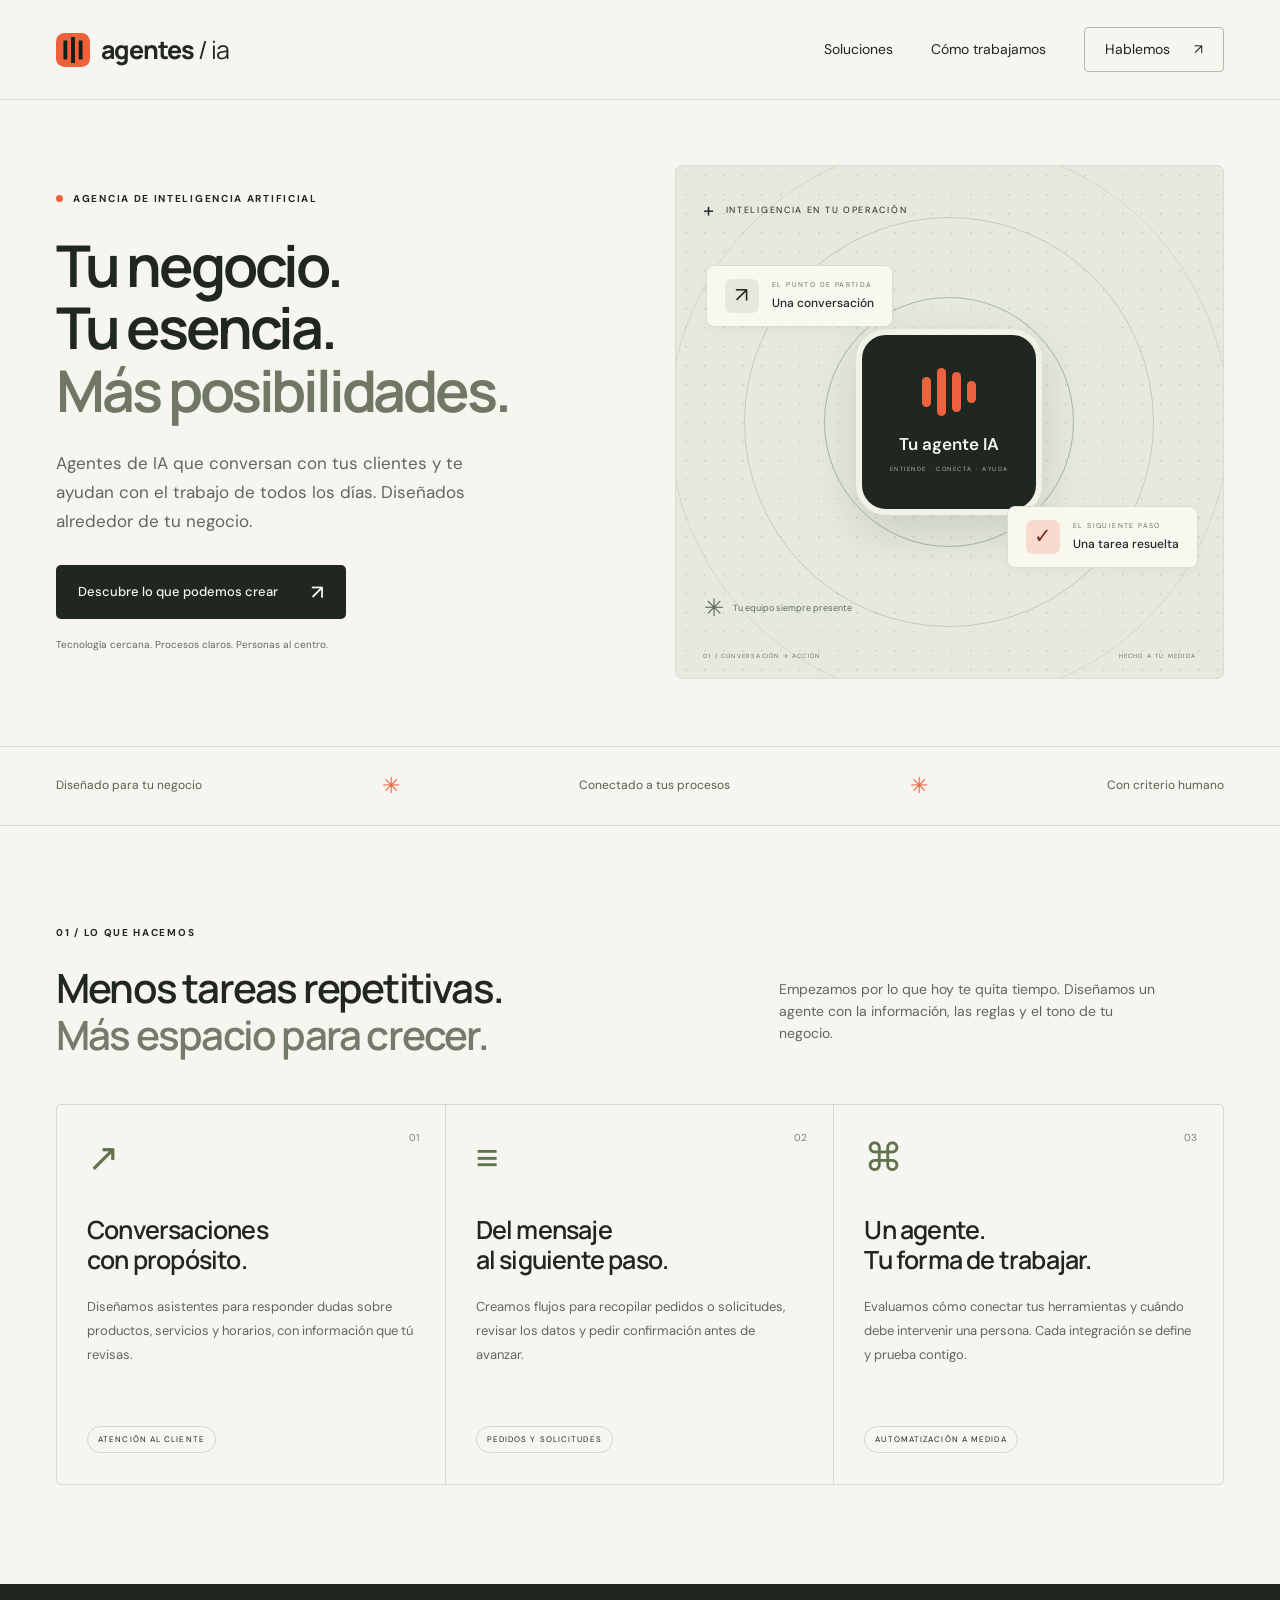
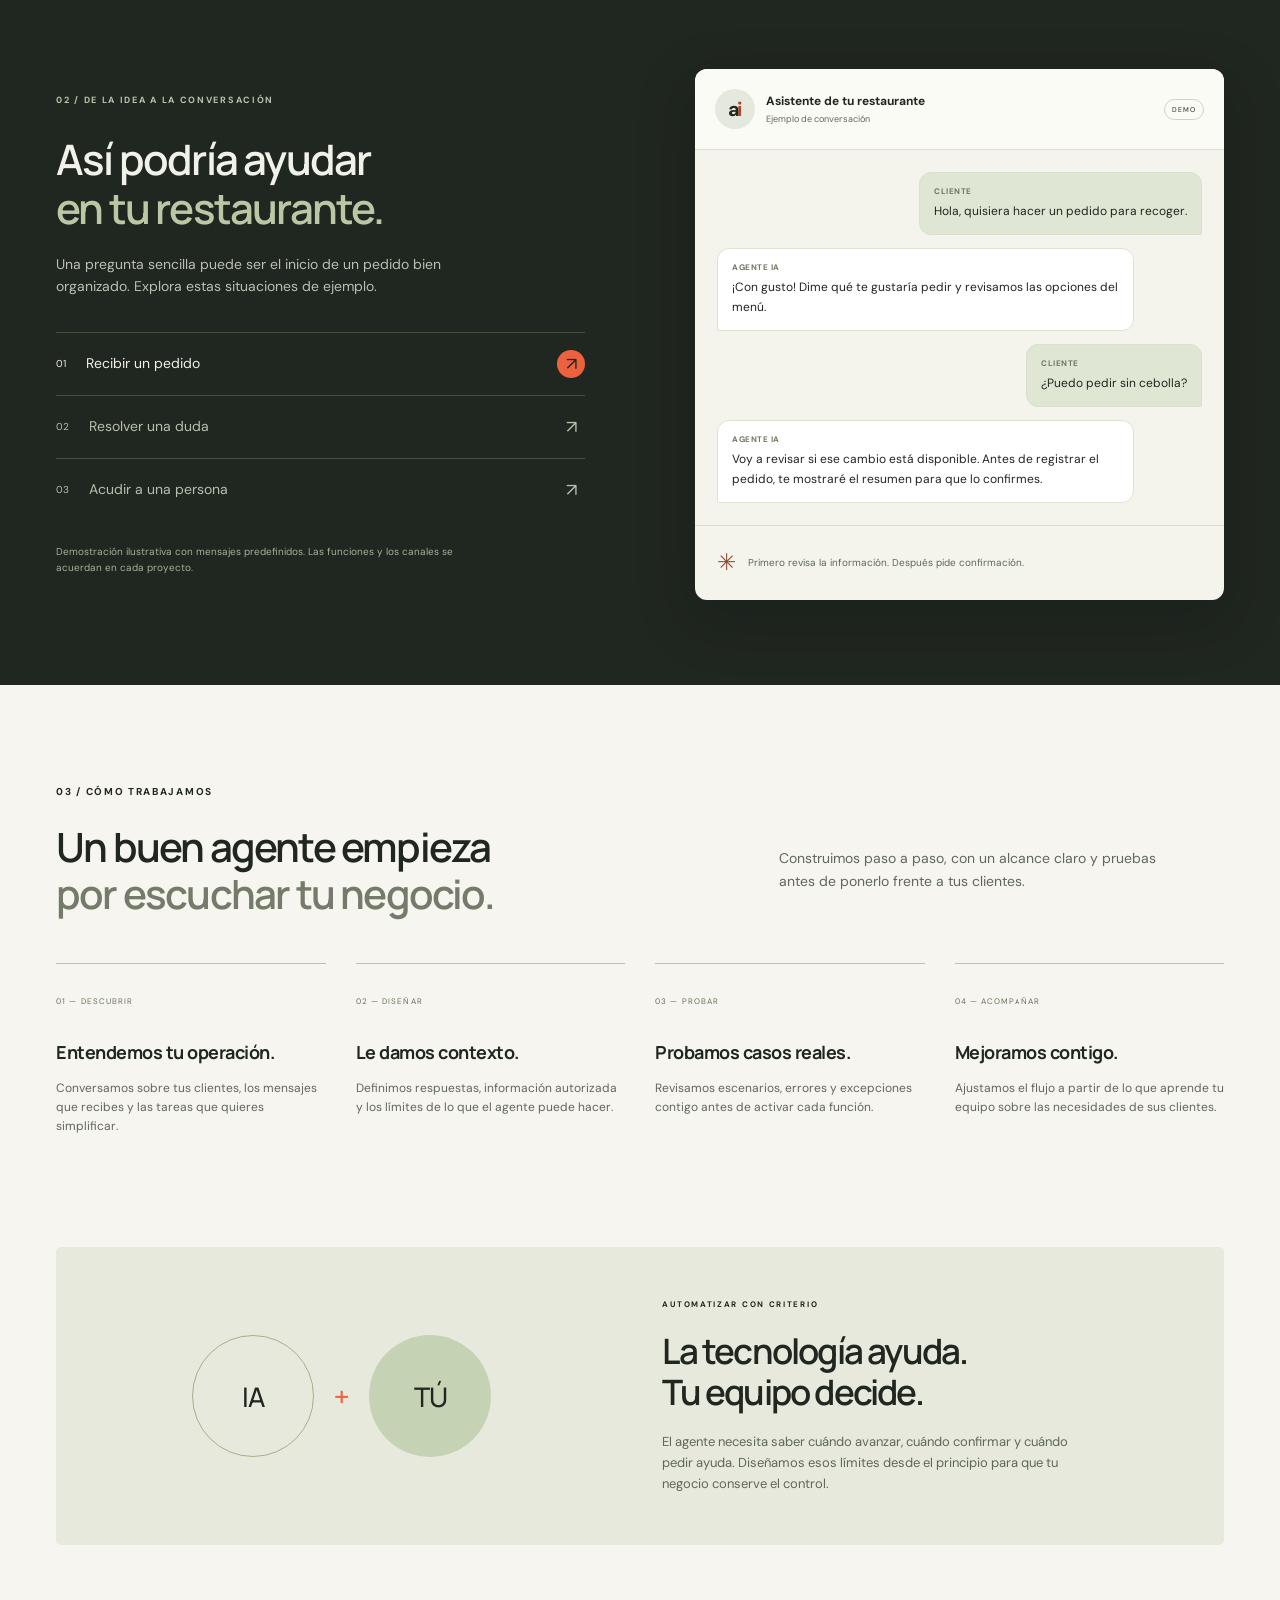
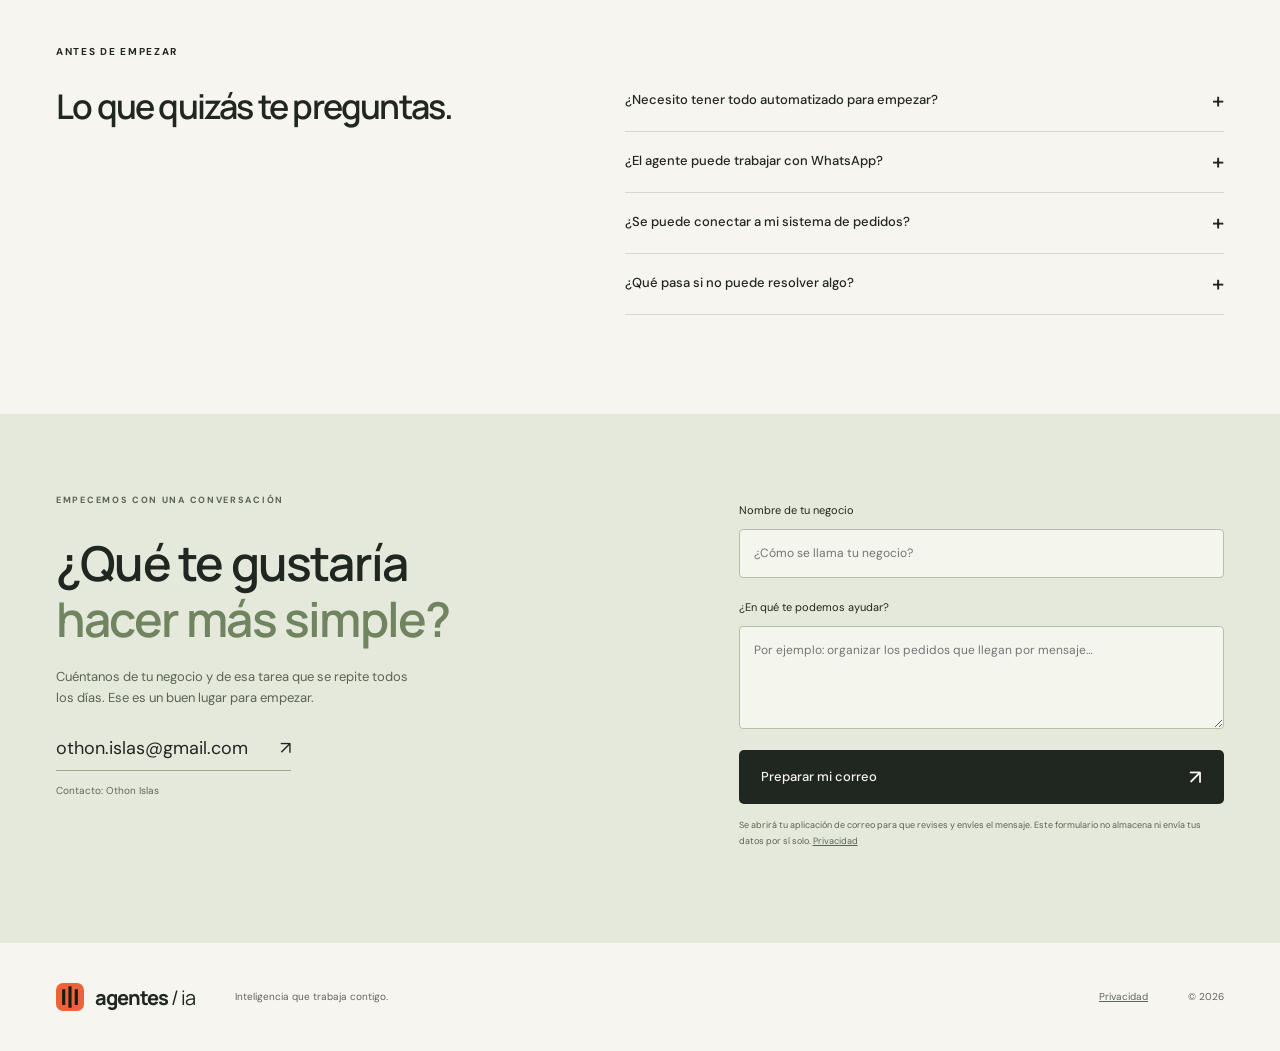
<file: index.html>
<!doctype html>
<html lang="es">
<head><meta charset="utf-8"><meta name="viewport" content="width=device-width,initial-scale=1"><meta name="theme-color" content="#eeeee6"><title>Agentes IA | Inteligencia que trabaja contigo</title><meta name="description" content="Diseñamos agentes de inteligencia artificial para restaurantes y negocios. Conversaciones, pedidos y procesos conectados a tu forma de trabajar."><link rel="icon" href="marca.svg" type="image/svg+xml"><link rel="stylesheet" href="style.css"><script src="app.js" defer></script></head>
<body>
<a class="skip" href="#contenido">Saltar al contenido</a>
<header><a class="brand" href="#" aria-label="Agentes IA, inicio"><img src="marca.svg" width="34" height="34" alt=""><span>agentes<span class="brand-light"> / ia</span></span></a><nav aria-label="Navegación principal"><a href="#soluciones">Soluciones</a><a href="#como-trabajamos">Cómo trabajamos</a><a class="nav-contact" href="#contacto">Hablemos <span aria-hidden="true">↗</span></a></nav></header>
<main id="contenido">
<section class="hero wrap">
<div class="hero-copy"><p class="eyebrow"><span class="status-dot"></span> AGENCIA DE INTELIGENCIA ARTIFICIAL</p><h1>Tu negocio.<br>Tu esencia.<br><span>Más posibilidades.</span></h1><p class="intro">Agentes de IA que conversan con tus clientes y te ayudan con el trabajo de todos los días. Diseñados alrededor de tu negocio.</p><a class="button dark" href="#soluciones">Descubre lo que podemos crear <span aria-hidden="true">↗</span></a><p class="hero-note">Tecnología cercana. Procesos claros. Personas al centro.</p></div>
<div class="hero-art" role="img" aria-label="Un agente conecta las conversaciones de clientes con la operación y el equipo de un negocio.">
<div class="art-grid"></div><div class="orbit orbit-one"></div><div class="orbit orbit-two"></div><div class="orbit orbit-three"></div>
<div class="diagram-label"><span class="tiny-plus">+</span> INTELIGENCIA EN TU OPERACIÓN</div>
<div class="satellite sat-in"><span class="node-icon">↗</span><div><small>EL PUNTO DE PARTIDA</small><strong>Una conversación</strong></div></div>
<div class="core"><div class="core-glyph"><i></i><i></i><i></i><i></i></div><span>Tu agente IA</span><small>ENTIENDE · CONECTA · AYUDA</small></div>
<div class="satellite sat-out"><span class="node-icon orange">✓</span><div><small>EL SIGUIENTE PASO</small><strong>Una tarea resuelta</strong></div></div>
<div class="human-node"><span class="human-icon">✳</span> Tu equipo siempre presente</div><div class="art-caption"><span>01 / CONVERSACIÓN → ACCIÓN</span><span>HECHO A TU MEDIDA</span></div>
</div>
</section>
<div class="principles"><div class="wrap"><span>Diseñado para tu negocio</span><span aria-hidden="true">✳</span><span>Conectado a tus procesos</span><span aria-hidden="true">✳</span><span>Con criterio humano</span></div></div>
<section class="section wrap" id="soluciones"><div class="section-heading"><p class="eyebrow">01 / LO QUE HACEMOS</p><h2>Menos tareas repetitivas.<br><span>Más espacio para crecer.</span></h2><p>Empezamos por lo que hoy te quita tiempo. Diseñamos un agente con la información, las reglas y el tono de tu negocio.</p></div>
<div class="services"><article><span class="service-number">01</span><div class="service-symbol" aria-hidden="true">↗</div><h3>Conversaciones<br>con propósito.</h3><p>Diseñamos asistentes para responder dudas sobre productos, servicios y horarios, con información que tú revisas.</p><span class="tag">ATENCIÓN AL CLIENTE</span></article><article><span class="service-number">02</span><div class="service-symbol" aria-hidden="true">≡</div><h3>Del mensaje<br>al siguiente paso.</h3><p>Creamos flujos para recopilar pedidos o solicitudes, revisar los datos y pedir confirmación antes de avanzar.</p><span class="tag">PEDIDOS Y SOLICITUDES</span></article><article><span class="service-number">03</span><div class="service-symbol" aria-hidden="true">⌘</div><h3>Un agente.<br>Tu forma de trabajar.</h3><p>Evaluamos cómo conectar tus herramientas y cuándo debe intervenir una persona. Cada integración se define y prueba contigo.</p><span class="tag">AUTOMATIZACIÓN A MEDIDA</span></article></div></section>
<section class="demo-section" id="ejemplo"><div class="wrap demo-layout"><div class="demo-copy"><p class="eyebrow">02 / DE LA IDEA A LA CONVERSACIÓN</p><h2>Así podría ayudar<br><em>en tu restaurante.</em></h2><p>Una pregunta sencilla puede ser el inicio de un pedido bien organizado. Explora estas situaciones de ejemplo.</p><div class="scenario-tabs" role="tablist" aria-label="Situaciones de ejemplo"><button id="tab-pedido" role="tab" aria-selected="true" aria-controls="conversation" data-case="pedido">01 <span>Recibir un pedido</span><span aria-hidden="true">↗</span></button><button id="tab-duda" role="tab" aria-selected="false" aria-controls="conversation" tabindex="-1" data-case="duda">02 <span>Resolver una duda</span><span aria-hidden="true">↗</span></button><button id="tab-persona" role="tab" aria-selected="false" aria-controls="conversation" tabindex="-1" data-case="persona">03 <span>Acudir a una persona</span><span aria-hidden="true">↗</span></button></div><p class="demo-disclaimer">Demostración ilustrativa con mensajes predefinidos. Las funciones y los canales se acuerdan en cada proyecto.</p></div>
<div class="conversation" id="conversation" role="tabpanel" aria-labelledby="tab-pedido" tabindex="0"><div class="chat-header"><div class="chat-avatar">a<span>i</span></div><div><strong>Asistente de tu restaurante</strong><small>Ejemplo de conversación</small></div><span class="example-pill">DEMO</span></div><div class="chat-body" aria-live="polite" aria-atomic="true" id="chat-body"></div><div class="chat-bottom"><span class="mini-spark" aria-hidden="true">✳</span><p id="chat-takeaway"></p></div></div></div></section>
<section class="section wrap process" id="como-trabajamos"><div class="section-heading"><p class="eyebrow">03 / CÓMO TRABAJAMOS</p><h2>Un buen agente empieza<br><span>por escuchar tu negocio.</span></h2><p>Construimos paso a paso, con un alcance claro y pruebas antes de ponerlo frente a tus clientes.</p></div><div class="steps"><article><span>01 — DESCUBRIR</span><h3>Entendemos tu operación.</h3><p>Conversamos sobre tus clientes, los mensajes que recibes y las tareas que quieres simplificar.</p></article><article><span>02 — DISEÑAR</span><h3>Le damos contexto.</h3><p>Definimos respuestas, información autorizada y los límites de lo que el agente puede hacer.</p></article><article><span>03 — PROBAR</span><h3>Probamos casos reales.</h3><p>Revisamos escenarios, errores y excepciones contigo antes de activar cada función.</p></article><article><span>04 — ACOMPAÑAR</span><h3>Mejoramos contigo.</h3><p>Ajustamos el flujo a partir de lo que aprende tu equipo sobre las necesidades de sus clientes.</p></article></div></section>
<section class="human-section wrap"><div class="human-art" aria-hidden="true"><span>IA</span><b>+</b><span>TÚ</span></div><div><p class="eyebrow">AUTOMATIZAR CON CRITERIO</p><h2>La tecnología ayuda.<br>Tu equipo decide.</h2><p>El agente necesita saber cuándo avanzar, cuándo confirmar y cuándo pedir ayuda. Diseñamos esos límites desde el principio para que tu negocio conserve el control.</p></div></section>
<section class="section wrap faq"><p class="eyebrow">ANTES DE EMPEZAR</p><h2>Lo que quizás te preguntas.</h2><div class="faq-items"><details><summary>¿Necesito tener todo automatizado para empezar?<span aria-hidden="true">+</span></summary><p>No. Podemos empezar con un proceso concreto, como responder preguntas frecuentes o recopilar los datos de un pedido. Primero definimos un alcance que tenga sentido para tu operación.</p></details><details><summary>¿El agente puede trabajar con WhatsApp?<span aria-hidden="true">+</span></summary><p>Podemos preparar un proyecto para WhatsApp. La activación depende del alta de la cuenta, los permisos y la disponibilidad de la integración elegida. Acordamos y probamos esos pasos antes de ofrecer el canal a tus clientes.</p></details><details><summary>¿Se puede conectar a mi sistema de pedidos?<span aria-hidden="true">+</span></summary><p>Depende de las opciones de integración de tu sistema. Revisamos su compatibilidad antes de prometer una conexión y comprobamos cómo se registran los pedidos.</p></details><details><summary>¿Qué pasa si no puede resolver algo?<span aria-hidden="true">+</span></summary><p>Definimos contigo qué situaciones requieren ayuda de una persona y cómo orientar al cliente. La forma de contacto o derivación se acuerda y verifica para cada proyecto.</p></details></div></section>
<section id="contacto" class="contact-section"><div class="wrap contact-layout"><div><p class="eyebrow">EMPECEMOS CON UNA CONVERSACIÓN</p><h2>¿Qué te gustaría<br><em>hacer más simple?</em></h2><p>Cuéntanos de tu negocio y de esa tarea que se repite todos los días. Ese es un buen lugar para empezar.</p><a class="email-link" href="mailto:othon.islas@gmail.com">othon.islas@gmail.com <span aria-hidden="true">↗</span></a><span class="contact-name">Contacto: Othon Islas</span></div><form id="contact-form"><label for="business">Nombre de tu negocio</label><input id="business" name="business" autocomplete="organization" maxlength="120" placeholder="¿Cómo se llama tu negocio?" required><label for="need">¿En qué te podemos ayudar?</label><textarea id="need" name="need" rows="3" maxlength="2000" placeholder="Por ejemplo: organizar los pedidos que llegan por mensaje…" required></textarea><button class="button dark" type="submit">Preparar mi correo <span aria-hidden="true">↗</span></button><p class="form-note">Se abrirá tu aplicación de correo para que revises y envíes el mensaje. Este formulario no almacena ni envía tus datos por sí solo. <a href="privacidad.html">Privacidad</a></p><p id="form-status" role="status"></p></form></div></section>
</main><footer class="wrap"><a class="brand" href="#"><img src="marca.svg" alt="" width="28" height="28"><span>agentes<span class="brand-light"> / ia</span></span></a><p>Inteligencia que trabaja contigo.</p><a href="privacidad.html">Privacidad</a><span>© 2026</span></footer>
</body></html>
</file>
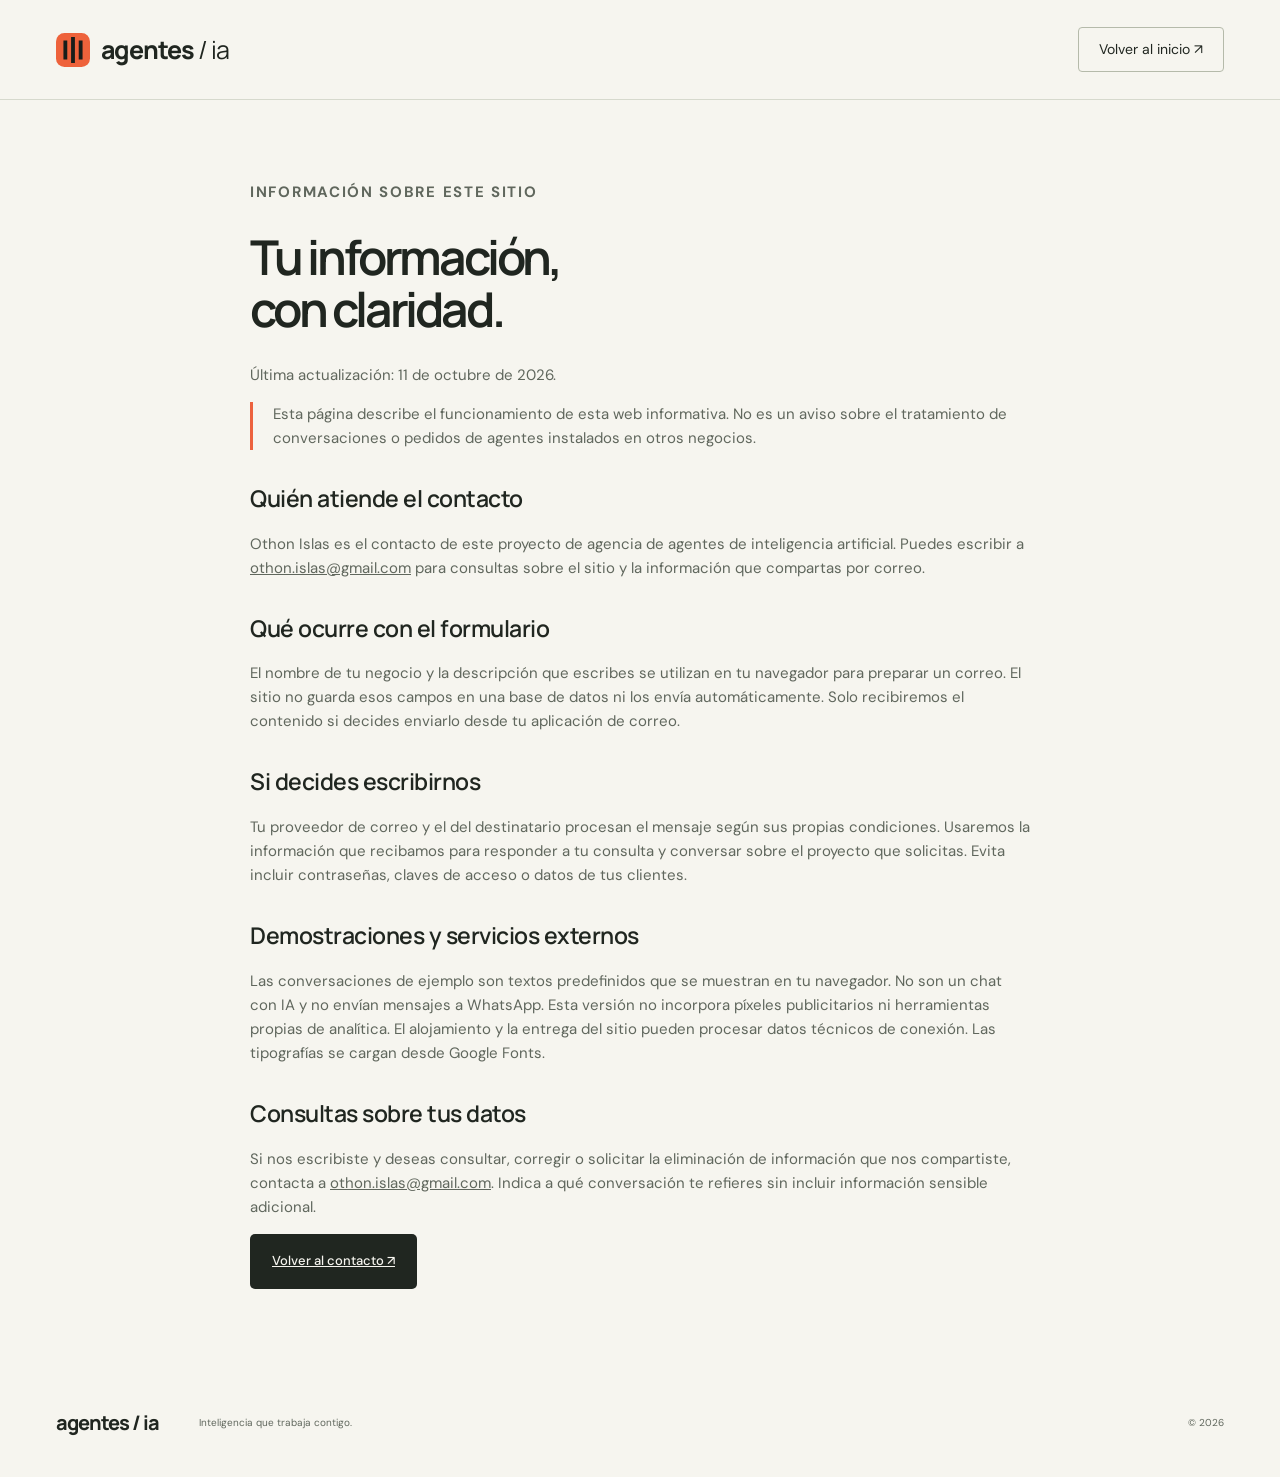
<file: privacidad.html>
<!doctype html><html lang="es"><head><meta charset="utf-8"><meta name="viewport" content="width=device-width,initial-scale=1"><meta name="theme-color" content="#f6f5ef"><title>Privacidad del sitio | Agentes IA</title><link rel="icon" href="marca.svg" type="image/svg+xml"><link rel="stylesheet" href="style.css"></head><body><header><a class="brand" href="index.html"><img src="marca.svg" width="34" height="34" alt=""><span>agentes<span class="brand-light"> / ia</span></span></a><nav><a class="nav-contact" href="index.html">Volver al inicio ↗</a></nav></header><main class="wrap legal"><p class="eyebrow">INFORMACIÓN SOBRE ESTE SITIO</p><h1>Tu información,<br>con claridad.</h1><p>Última actualización: 11 de octubre de 2026.</p><p class="notice">Esta página describe el funcionamiento de esta web informativa. No es un aviso sobre el tratamiento de conversaciones o pedidos de agentes instalados en otros negocios.</p><h2>Quién atiende el contacto</h2><p>Othon Islas es el contacto de este proyecto de agencia de agentes de inteligencia artificial. Puedes escribir a <a href="mailto:othon.islas@gmail.com">othon.islas@gmail.com</a> para consultas sobre el sitio y la información que compartas por correo.</p><h2>Qué ocurre con el formulario</h2><p>El nombre de tu negocio y la descripción que escribes se utilizan en tu navegador para preparar un correo. El sitio no guarda esos campos en una base de datos ni los envía automáticamente. Solo recibiremos el contenido si decides enviarlo desde tu aplicación de correo.</p><h2>Si decides escribirnos</h2><p>Tu proveedor de correo y el del destinatario procesan el mensaje según sus propias condiciones. Usaremos la información que recibamos para responder a tu consulta y conversar sobre el proyecto que solicitas. Evita incluir contraseñas, claves de acceso o datos de tus clientes.</p><h2>Demostraciones y servicios externos</h2><p>Las conversaciones de ejemplo son textos predefinidos que se muestran en tu navegador. No son un chat con IA y no envían mensajes a WhatsApp. Esta versión no incorpora píxeles publicitarios ni herramientas propias de analítica. El alojamiento y la entrega del sitio pueden procesar datos técnicos de conexión. Las tipografías se cargan desde Google Fonts.</p><h2>Consultas sobre tus datos</h2><p>Si nos escribiste y deseas consultar, corregir o solicitar la eliminación de información que nos compartiste, contacta a <a href="mailto:othon.islas@gmail.com">othon.islas@gmail.com</a>. Indica a qué conversación te refieres sin incluir información sensible adicional.</p><a class="button dark" href="index.html#contacto">Volver al contacto ↗</a></main><footer class="wrap"><a class="brand" href="index.html">agentes / ia</a><p>Inteligencia que trabaja contigo.</p><span>© 2026</span></footer></body></html>
</file>
<file: style.css>
@import url('https://fonts.googleapis.com/css2?family=DM+Sans:wght@400;500;600;700&family=Manrope:wght@400;500;600;650;700;750;800&display=swap');
:root{--paper:#f6f5ef;--ink:#202620;--muted:#60675d;--line:#d6d9cd;--orange:#ec623e;--sage:#e5e8dc;--radius:5px}*{box-sizing:border-box}html{scroll-behavior:smooth;scroll-padding-top:100px}body{margin:0;background:var(--paper);color:var(--ink);font-family:'DM Sans',Arial,sans-serif;font-size:16px;line-height:1.6}a{color:inherit;text-decoration:none}button,input,textarea{font:inherit}button,a,input,textarea,summary{-webkit-tap-highlight-color:transparent}a:focus-visible,button:focus-visible,summary:focus-visible,input:focus-visible,textarea:focus-visible,[tabindex]:focus-visible{outline:3px solid #c04526;outline-offset:5px}button{cursor:pointer}.wrap{max-width:1328px;width:calc(100% - 112px);margin:auto}.skip{position:fixed;top:-80px;left:20px;background:var(--ink);color:white;padding:10px;z-index:9}.skip:focus{top:10px}header{height:100px;max-width:1440px;width:100%;padding:0 56px;display:flex;align-items:center;justify-content:space-between;margin:auto;border-bottom:1px solid var(--line)}.brand{display:flex;align-items:center;gap:11px;font:750 25px 'Manrope',Arial,sans-serif;letter-spacing:-1px}.brand-light{font-weight:400}nav{display:flex;gap:38px;align-items:center;font-size:14px}nav a:hover,.email-link:hover{text-decoration:underline;text-underline-offset:5px}.nav-contact{border:1px solid #b5baaa;border-radius:4px;padding:10px 20px}.nav-contact span{margin-left:20px}.hero{display:grid;grid-template-columns:1.04fr 1fr;gap:48px;padding-top:65px;padding-bottom:67px;align-items:center}.eyebrow{font-size:10px;font-weight:700;letter-spacing:1.7px;margin:0 0 27px;display:flex;gap:10px;align-items:center}.status-dot{height:7px;width:7px;display:inline-block;background:var(--orange);border-radius:50%}h1,h2,h3,p{margin-top:0}h1,h2,h3{font-family:'Manrope',Arial,sans-serif}h1{font-size:clamp(40px,4.5vw,66px);line-height:1.09;letter-spacing:-3.2px;font-weight:650;margin-bottom:27px}h1>span{color:#707765}p.intro{max-width:450px;font-size:17px;line-height:1.7;color:var(--muted);margin-bottom:29px}.button{display:inline-flex;justify-content:space-between;align-items:center;gap:33px;padding:17px 22px;border:0;border-radius:var(--radius);font-size:13px;font-weight:500;transition:background .2s,transform .2s}.dark{background:var(--ink);color:var(--paper)}.dark:hover{background:#3c4838;transform:translateY(-2px)}.button span{font-size:20px;line-height:1}.hero-note{font-size:10px;color:var(--muted);margin-top:18px;margin-bottom:0}.hero-art{position:relative;min-height:514px;background:#e6e9df;overflow:hidden;border:1px solid #d8ddcf;border-radius:7px}.art-grid{position:absolute;inset:0;background-image:radial-gradient(#97a189 1px,transparent 1px);background-size:19px 19px;opacity:.3}.orbit{border:1px solid #acb89c;border-radius:50%;position:absolute;left:50%;top:50%;transform:translate(-50%,-50%)}.orbit-one{width:250px;height:250px}.orbit-two{width:410px;height:410px;opacity:.6}.orbit-three{width:560px;height:560px;opacity:.35}.diagram-label{position:absolute;top:28px;left:27px;font-size:9px;letter-spacing:1.7px;display:flex;align-items:center;gap:10px}.tiny-plus{font-size:20px}.core{width:186px;height:186px;position:absolute;top:50%;left:50%;transform:translate(-50%,-50%);background:var(--ink);border:6px solid #f0f1e7;border-radius:30px;box-shadow:0 16px 45px #27352426;display:flex;flex-direction:column;justify-content:center;align-items:center;color:var(--paper)}.core>span{font-size:17px;font-weight:600;margin-top:16px}.core small{font-size:6px;letter-spacing:1.5px;margin-top:7px;color:#afbba6}.core-glyph{height:45px;display:flex;align-items:center;gap:6px}.core-glyph i{height:30px;width:9px;background:var(--orange);border-radius:10px}.core-glyph i:nth-child(2){height:48px}.core-glyph i:nth-child(3){height:40px}.core-glyph i:nth-child(4){height:22px}.satellite{position:absolute;background:#f8f8f1;display:flex;gap:13px;align-items:center;padding:13px 18px;border:1px solid #d8decf;border-radius:8px;box-shadow:0 6px 14px #20262007;z-index:1}.satellite small{display:block;font-size:7px;letter-spacing:1.4px;color:#67705f;margin-bottom:3px}.satellite strong{font-size:12px;font-weight:500;display:block}.node-icon{background:#e5e8da;width:34px;height:34px;display:grid;place-items:center;border-radius:7px;font-size:21px}.node-icon.orange{background:#f9dace;color:#7b2e19}.sat-in{top:99px;left:30px}.sat-out{bottom:110px;right:25px}.human-node{position:absolute;bottom:51px;left:28px;display:flex;align-items:center;gap:9px;font-size:9px;color:#606b57}.human-icon{font-size:24px}.art-caption{position:absolute;bottom:16px;left:27px;right:27px;display:flex;justify-content:space-between;font-size:6px;letter-spacing:1.2px;color:#67705f}.principles{border-top:1px solid var(--line);border-bottom:1px solid var(--line)}.principles .wrap{display:flex;justify-content:space-between;align-items:center;min-height:78px;font-size:12px;color:#56604e}.principles span:nth-child(even){color:var(--orange);font-size:22px}.section{padding-top:99px;padding-bottom:99px}.section-heading{display:grid;grid-template-columns:1.4fr 1fr;column-gap:100px;margin-bottom:46px}.section-heading .eyebrow{grid-column:1/-1;margin-bottom:23px}h2{font-size:clamp(30px,3.15vw,45px);font-weight:600;letter-spacing:-1.8px;line-height:1.17;margin-bottom:20px}h2 span{color:#747b6b}.section-heading h2{margin:0}.section-heading>p:last-child{color:var(--muted);font-size:14px;max-width:380px;align-self:center;margin:0}.services{display:grid;grid-template-columns:repeat(3,1fr);border:1px solid var(--line);border-radius:5px;overflow:hidden}.services article{position:relative;padding:32px 30px 31px;border-right:1px solid var(--line)}.services article:last-child{border-right:0}.service-number{position:absolute;top:25px;right:26px;font-size:10px;color:#7a8172}.service-symbol{font:400 39px 'Manrope',Arial;line-height:1;margin-bottom:39px;color:#61734e}.services h3{font-size:25px;line-height:1.2;letter-spacing:-.8px;margin-bottom:20px;font-weight:600}.services p{color:var(--muted);font-size:13px;line-height:1.85;min-height:96px;margin-bottom:33px}.tag{font-size:8px;letter-spacing:1.1px;border:1px solid #d3d8c7;border-radius:20px;padding:6px 10px;display:inline-block}.demo-section{background:var(--ink);color:#f0f1e8;padding:85px 0}.demo-layout{display:grid;grid-template-columns:1fr 1fr;gap:110px;align-items:center}.demo-copy>.eyebrow{color:#b9c5aa;font-size:9px}.demo-copy h2{font-size:42px}.demo-copy h2 em,.contact-section h2 em{font-style:normal;color:#bbc7a4}.demo-copy>p:not(.eyebrow){font-size:14px;color:#b9c1b2;max-width:420px}.scenario-tabs{margin-top:34px}.scenario-tabs button{display:flex;align-items:center;gap:20px;width:100%;text-align:left;padding:17px 0;background:none;color:#b7c0ad;border:0;border-top:1px solid #47503f;font-size:10px}.scenario-tabs button>span:first-child{font-size:14px;flex:1}.scenario-tabs button[aria-selected=true]{color:#eff2e5}.scenario-tabs button[aria-selected=true]>span:last-child{background:var(--orange);color:var(--ink)}.scenario-tabs button>span:last-child{border-radius:50%;display:grid;place-items:center;height:28px;width:28px;font-size:18px}.demo-copy>.demo-disclaimer{font-size:10px!important;color:#a6b09b!important;margin-top:23px;margin-bottom:0}.conversation{background:#f4f4ed;color:var(--ink);border-radius:12px;min-height:485px;box-shadow:0 18px 55px #0c140e40;overflow:hidden}.chat-header{display:flex;align-items:center;gap:11px;padding:20px;border-bottom:1px solid #d9dfd0;background:#fbfbf5}.chat-avatar{background:var(--sage);border-radius:50%;height:40px;width:40px;display:flex;align-items:center;justify-content:center;font-size:20px;letter-spacing:-3px;font-weight:700;padding-right:3px}.chat-avatar span{color:#aa492d}.chat-header strong{font-size:12px;display:block}.chat-header small{font-size:9px;display:block;color:var(--muted)}.example-pill{margin-left:auto;font-size:7px;letter-spacing:1px;border:1px solid #cdd4c2;padding:4px 7px;border-radius:20px}.chat-body{padding:22px;min-height:326px;display:flex;flex-direction:column;gap:13px}.bubble{max-width:86%;padding:12px 14px;font-size:12px;line-height:1.65;border:1px solid #dde2d4;border-radius:12px 12px 12px 2px;background:white}.bubble.customer{align-self:flex-end;background:#e0e6d4;border-color:#d9e0cd;border-radius:12px 12px 2px 12px}.bubble-label{display:block;font-size:8px;font-weight:700;letter-spacing:.5px;color:#6d765f;margin-bottom:4px}.chat-bottom{border-top:1px solid #d8dfcc;display:flex;align-items:center;gap:12px;padding:17px 22px;min-height:75px}.mini-spark{font-size:23px;color:#9b4d32}.chat-bottom p{margin:0;font-size:10px;line-height:1.6;color:#5e6952}.steps{display:grid;grid-template-columns:repeat(4,1fr);gap:30px}.steps article{border-top:1px solid #b9c2ac;padding-top:22px}.steps article>span{font-size:8px;letter-spacing:1.1px;color:#657257}.steps h3{font-size:18px;line-height:1.4;margin:28px 0 14px;letter-spacing:-.5px}.steps p{font-size:12px;color:var(--muted)}.human-section{background:#e6e9dc;padding:48px 60px;display:grid;grid-template-columns:.9fr 1fr;gap:95px;align-items:center;border-radius:5px}.human-section h2{font-size:35px}.human-section p:last-child{font-size:13px;color:var(--muted);margin:0;max-width:430px}.human-section .eyebrow{font-size:8px;margin-bottom:20px}.human-art{display:flex;align-items:center;justify-content:center;position:relative;padding:40px 0}.human-art span{width:122px;height:122px;border:1px solid #a2b38a;border-radius:50%;display:grid;place-items:center;font:500 27px 'Manrope',Arial;letter-spacing:-1px}.human-art span:last-child{background:#c6d2b4;border:0}.human-art b{font-size:28px;color:var(--orange);font-weight:400;margin:0 20px}.faq{display:grid;grid-template-columns:1fr 1.2fr;column-gap:70px}.faq>.eyebrow{grid-column:1/-1}.faq h2{font-size:34px}.faq-items details{border-bottom:1px solid var(--line);padding:19px 0}.faq-items details:first-child{padding-top:3px}.faq-items summary{list-style:none;cursor:pointer;display:flex;justify-content:space-between;gap:20px;font-size:13px;font-weight:500}.faq-items summary::-webkit-details-marker{display:none}.faq-items summary span{font-size:22px;line-height:1}.faq-items details[open] summary span{transform:rotate(45deg)}.faq-items details p{font-size:12px;color:var(--muted);padding-top:16px;margin-bottom:0}.contact-section{background:#e5e9dc;padding:79px 0}.contact-layout{display:grid;grid-template-columns:1.2fr 1fr;gap:100px}.contact-section h2{font-size:48px}.contact-section h2 em{color:#718460}.contact-section p{font-size:13px;max-width:370px;color:#59644f}.contact-section .eyebrow{font-size:9px}.email-link{font-size:18px;display:inline-block;border-bottom:1px solid #9caa8a;padding-bottom:8px;margin-top:12px}.email-link span{margin-left:27px}.contact-name{font-size:10px;display:block;color:var(--muted);margin-top:12px}form{padding-top:9px}label{display:block;font-size:11px;margin-bottom:9px}input,textarea{display:block;width:100%;border:1px solid #b6c0a8;border-radius:4px;background:#f4f5ed;color:var(--ink);padding:14px;font-size:12px;margin-bottom:21px}textarea{resize:vertical;min-height:103px}form .button{width:100%}.contact-section .form-note{font-size:9px;margin-top:14px;max-width:none;line-height:1.7}.form-note a{text-decoration:underline}#form-status{font-size:11px;margin-top:15px}footer{display:flex;align-items:center;gap:40px;min-height:108px;font-size:10px;color:var(--muted)}footer .brand{font-size:20px;color:var(--ink)}footer p{margin:0;flex:1}footer>a:not(.brand){text-decoration:underline}.legal{max-width:780px;padding-top:80px;padding-bottom:80px;min-height:70vh}.legal h1{font-size:48px}.legal h2{font-size:23px;letter-spacing:-.5px;margin-top:35px}.legal p{font-size:15px;color:var(--muted)}.legal a{text-decoration:underline}.legal .notice{border-left:3px solid var(--orange);padding-left:20px}
@media(min-width:1500px){header{max-width:1440px}.hero{gap:65px}.hero-art{min-height:550px}}@media(max-width:1100px){.wrap{width:calc(100% - 64px)}header{padding:0 32px}.hero{gap:30px}h1{font-size:48px;letter-spacing:-2.5px}.hero-art{min-height:470px}.sat-in{left:17px;top:85px}.sat-out{right:15px;bottom:90px}.human-node{bottom:45px}.section-heading,.demo-layout,.contact-layout{gap:40px}.services article{padding:28px 22px}.services h3{font-size:23px}.services p{min-height:120px}.demo-copy h2{font-size:36px}.human-section{gap:35px;padding:40px}.human-art span{width:100px;height:100px}.human-art b{margin:0 14px}.faq{gap:35px}}
@media(max-width:760px){html{scroll-padding-top:25px}.wrap{width:calc(100% - 40px)}header{height:77px;padding:0 20px}.brand{font-size:22px;gap:8px}.brand img{width:29px;height:29px}nav{gap:0}nav>a:not(.nav-contact){display:none}.nav-contact{font-size:12px;padding:8px 12px}.nav-contact span{margin-left:10px}.hero{grid-template-columns:1fr;padding-top:43px;padding-bottom:38px;gap:34px}h1{font-size:clamp(39px,8vw,62px);letter-spacing:-2px}.eyebrow{font-size:8px;letter-spacing:1.1px;margin-bottom:22px}.intro{font-size:15px!important;max-width:100%!important}.hero-note{font-size:9px}.hero-art{min-height:425px;max-width:600px;width:100%}.core{width:162px;height:162px}.sat-in{top:62px}.sat-out{bottom:81px}.satellite{padding:10px 12px}.diagram-label{top:17px;left:20px;font-size:7px}.human-node{font-size:8px;bottom:39px;left:20px}.art-caption{font-size:5px;left:20px;right:20px}.principles .wrap{font-size:9px;gap:12px;text-align:center;min-height:69px}.principles span:nth-child(even){font-size:16px}.section{padding-top:64px;padding-bottom:64px}.section-heading{display:block;margin-bottom:29px}.section-heading h2{font-size:32px;letter-spacing:-1.3px;margin-bottom:19px}.section-heading>p:last-child{font-size:13px}.services{grid-template-columns:1fr}.services article{padding:26px;border-right:0;border-bottom:1px solid var(--line)}.services article:last-child{border-bottom:0}.service-symbol{margin-bottom:22px;font-size:32px}.services h3{font-size:27px}.services h3 br{display:none}.services p{min-height:0;margin-bottom:23px;font-size:13px;max-width:520px}.demo-section{padding:58px 0}.demo-layout{grid-template-columns:1fr;gap:30px}.demo-copy h2{font-size:36px}.demo-copy>p:not(.eyebrow){font-size:13px}.conversation{min-height:465px}.chat-body{min-height:303px}.chat-header{padding:17px}.chat-header strong{font-size:11px}.scenario-tabs{margin-top:25px}.steps{grid-template-columns:1fr 1fr;gap:25px 22px}.steps h3{font-size:18px;margin-top:19px}.human-section{grid-template-columns:1fr;padding:27px;gap:20px}.human-art{padding:10px 0}.human-section h2{font-size:30px}.human-section .eyebrow{margin-bottom:18px}.human-art span{height:100px;width:100px}.faq{display:block}.faq>.eyebrow{margin-bottom:20px}.faq h2{font-size:30px;margin-bottom:30px}.faq-items summary{font-size:13px}.contact-section{padding:55px 0}.contact-layout{grid-template-columns:1fr;gap:35px}.contact-section h2{font-size:39px}.email-link{font-size:17px}.contact-section .form-note{font-size:10px}footer{flex-wrap:wrap;gap:19px;align-items:center;padding-top:28px;padding-bottom:28px}footer .brand{flex-basis:100%}footer p{font-size:9px}footer>a:not(.brand){font-size:9px}.legal{padding-top:48px}.legal h1{font-size:38px}}
@media(prefers-reduced-motion:reduce){html{scroll-behavior:auto}*{transition:none!important}}
</file>
